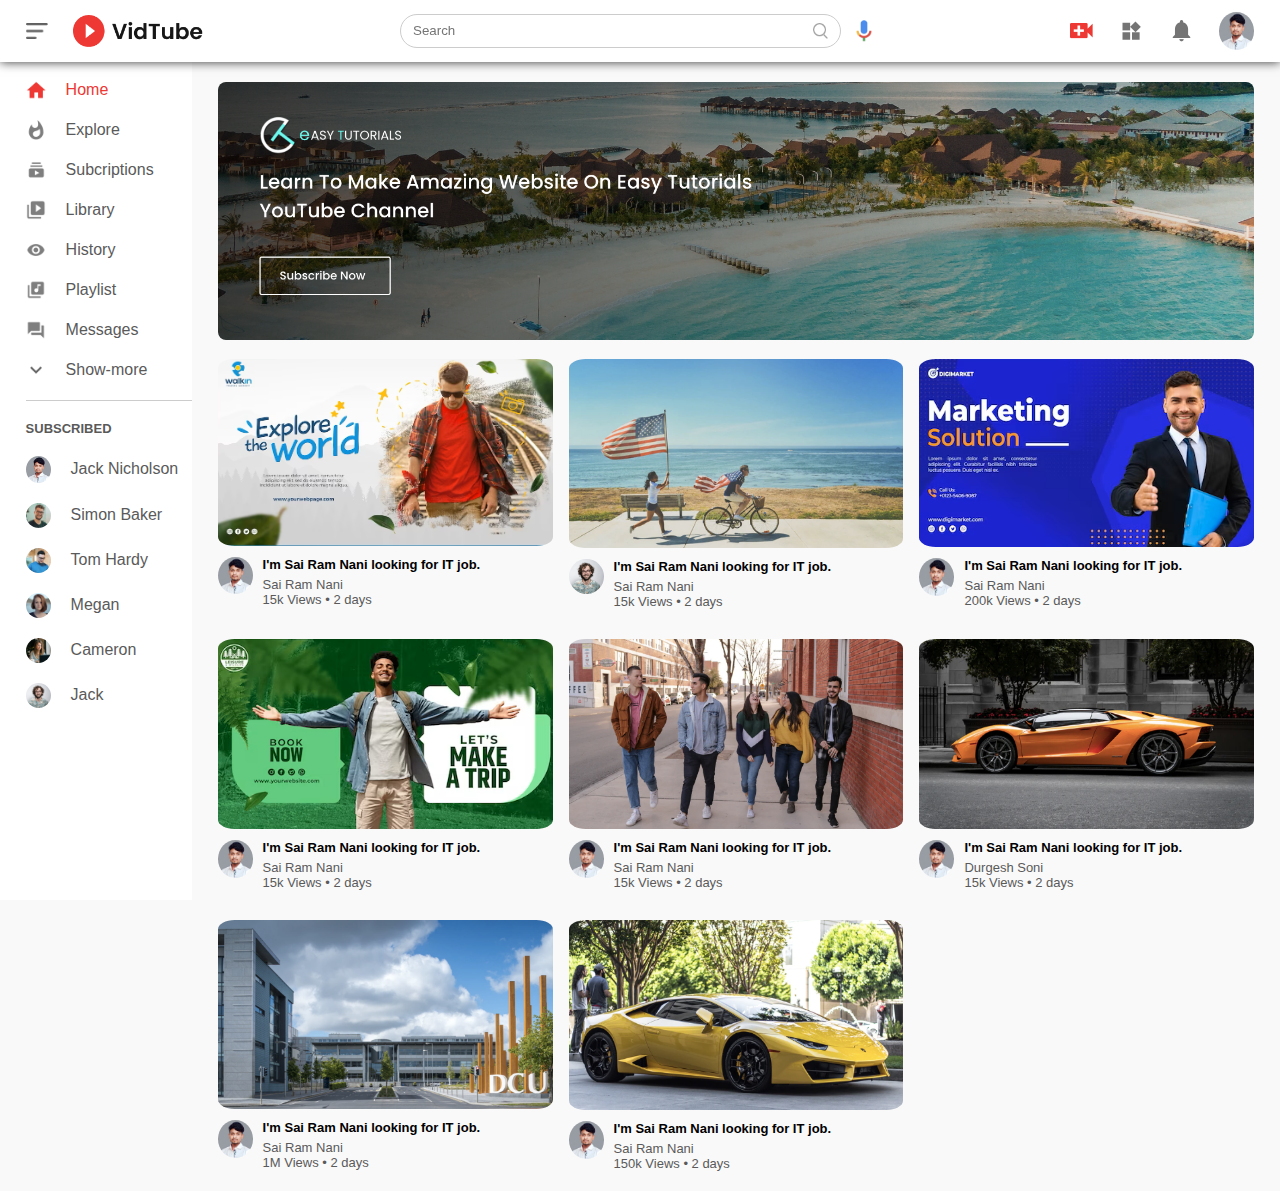
<file: index.html>
<!DOCTYPE html>
<html lang="en">
<head>
    <meta charset="UTF-8">
    <meta http-equiv="X-UA-Compatible" content="IE=edge">
    <meta name="viewport" content="width=device-width, initial-scale=1.0">
    <title>Youtube clone - Sai Ram Nani</title>
    <link rel="stylesheet" href="style.css">
</head>
<body>
    <nav class="flex-div">
        <div class="nav-left flex-div">
            <img src="youtube_img/menu.png" class="menu-icon">
            <img src="youtube_img/logo.png" class="logo">

        </div>
        <div class="nav-middle flex-div">
            <div class="search-box flex-div">
                <input type="text" placeholder="Search">
                <img src="youtube_img/search.png">
            </div>
            <img src="youtube_img/voice-search.png" class="mic-icon">
        </div>
        <div class="nav-right flex-div">
            <img src="youtube_img/upload.png">
            <img src="youtube_img/more.png">
            <img src="youtube_img/notification.png">
            <img src="youtube_img/nani.jpg" class="user-icon">
        </div>
    </nav>
    <!-- --------------------------sidebar--------------------- -->
    <div class="sidebar">
        <div class="shortcut-links">
            <a href=""><img src="youtube_img/home.png"><p>Home</p></a>
            <a href=""><img src="youtube_img/explore.png"><p>Explore</p></a>
            <a href=""><img src="youtube_img/subscriprion.png"><p>Subcriptions</p></a>
            <a href=""><img src="youtube_img/library.png"><p>Library</p></a>
            <a href=""><img src="youtube_img/history.png"><p>History</p></a>
            <a href=""><img src="youtube_img/playlist.png"><p>Playlist</p></a>
            <a href=""><img src="youtube_img/messages.png"><p>Messages</p></a>
            <a href=""><img src="youtube_img/show-more.png"><p>Show-more</p></a>
            <hr>
        </div>
        <div class="subcribed-list">
            <h3>SUBSCRIBED</h3>
            <a href=""><img src="youtube_img/nani.jpg"><p>Jack Nicholson</p></a>
            <a href=""><img src="youtube_img/simon.png"><p>Simon Baker</p></a>
            <a href=""><img src="youtube_img/tom.png"><p>Tom Hardy</p></a>
            <a href=""><img src="youtube_img/megan.png"><p>Megan</p></a>
            <a href=""><img src="youtube_img/cameron.png"><p>Cameron</p></a>
            <a href=""><img src="youtube_img/Jack.png"><p>Jack</p></a>
        </div>
    </div>
    <!-- --------------------main------------------>

    <div class="content">
        <div class="banner">
            <img src="youtube_img/banner.png">
        </div>
    <!-------------------------- video-------------------------->
    <div id="result">
    
    </div>
        <div class="list-content">
            <div class="vid-list">
                <a href="play-video.html"><img src="youtube_img/thumbnail11.png" class="thumbnail"></a>                             
                <div class="flex-div">
                    <img src="youtube_img/nani.jpg">
                    <div class="vid-info">
                        <a href="">I'm Sai Ram Nani looking for IT job.</a>
                        <p>Sai Ram Nani</p>
                        <p>15k Views &bull; 2 days</p>
                    </div>
                </div>
            </div>

            <div class="vid-list">
                <a href="play-video.html"><img src="youtube_img/thumbnail2.png" class="thumbnail"></a>                             
                <div class="flex-div">
                    <img src="youtube_img/Jack.png">
                    <div class="vid-info">
                        <a href="">I'm Sai Ram Nani looking for IT job.</a>
                        <p>Sai Ram Nani</p>
                        <p>15k Views &bull; 2 days</p>
                    </div>
                </div>
            </div>

            <div class="vid-list">
                <a href="play-video.html"><img src="youtube_img/thumbnail33.png" class="thumbnail"></a>                             
                <div class="flex-div">
                    <img src="youtube_img/nani.jpg" alt="">
                    <div class="vid-info">
                        <a href="">I'm Sai Ram Nani looking for IT job.</a>
                        <p>Sai Ram Nani</p>
                        <p>200k Views &bull; 2 days</p>
                    </div>
                </div>
            </div>

            <div class="vid-list">
                <a href="play-video.html"><img src="youtube_img/thumbnail44.png" class="thumbnail"></a>                             
                <div class="flex-div">
                    <img src="youtube_img/nani.jpg">
                    <div class="vid-info">
                        <a href="">I'm Sai Ram Nani looking for IT job.</a>
                        <p>Sai Ram Nani</p>
                        <p>15k Views &bull; 2 days</p>
                    </div>
                </div>
            </div>

            <div class="vid-list">
                <a href="play-video.html"><img src="youtube_img/thumbnail5.png" class="thumbnail"></a>                             
                <div class="flex-div">
                    <img src="youtube_img/nani.jpg">
                    <div class="vid-info">
                        <a href="">I'm Sai Ram Nani looking for IT job.</a>
                        <p>Sai Ram Nani</p>
                        <p>15k Views &bull; 2 days</p>
                    </div>
                </div>
            </div>

            <div class="vid-list">
                <a href="play-video.html"><img src="youtube_img/thumbnail6.png" class="thumbnail"></a>                             
                <div class="flex-div">
                    <img src="youtube_img/nani.jpg">
                    <div class="vid-info">
                        <a href="">I'm Sai Ram Nani looking for IT job.</a>
                        <p>Durgesh Soni</p>
                        <p>15k Views &bull; 2 days</p>
                    </div>
                </div>
            </div>

            <div class="vid-list">
                <a href="play-video.html"><img src="youtube_img/thumbnail7.png" class="thumbnail"></a>                             
                <div class="flex-div">
                    <img src="youtube_img/nani.jpg">
                    <div class="vid-info">
                        <a href="">I'm Sai Ram Nani looking for IT job.</a>
                        <p>Sai Ram Nani</p>
                        <p>1M Views &bull; 2 days</p>
                    </div>
                </div>
            </div>

            <div class="vid-list">
                <a href="play-video.html"><img src="youtube_img/thumbnail8.png" class="thumbnail"></a>                             
                <div class="flex-div">
                    <img src="youtube_img/nani.jpg">
                    <div class="vid-info">
                        <a href="">I'm Sai Ram Nani looking for IT job.</a>
                        <p>Sai Ram Nani</p>
                        <p>150k Views &bull; 2 days</p>
                    </div>
                </div>
            </div>
        </div>
    </div>



    <script src="index.js"></script>
</body>
</html>
</file>
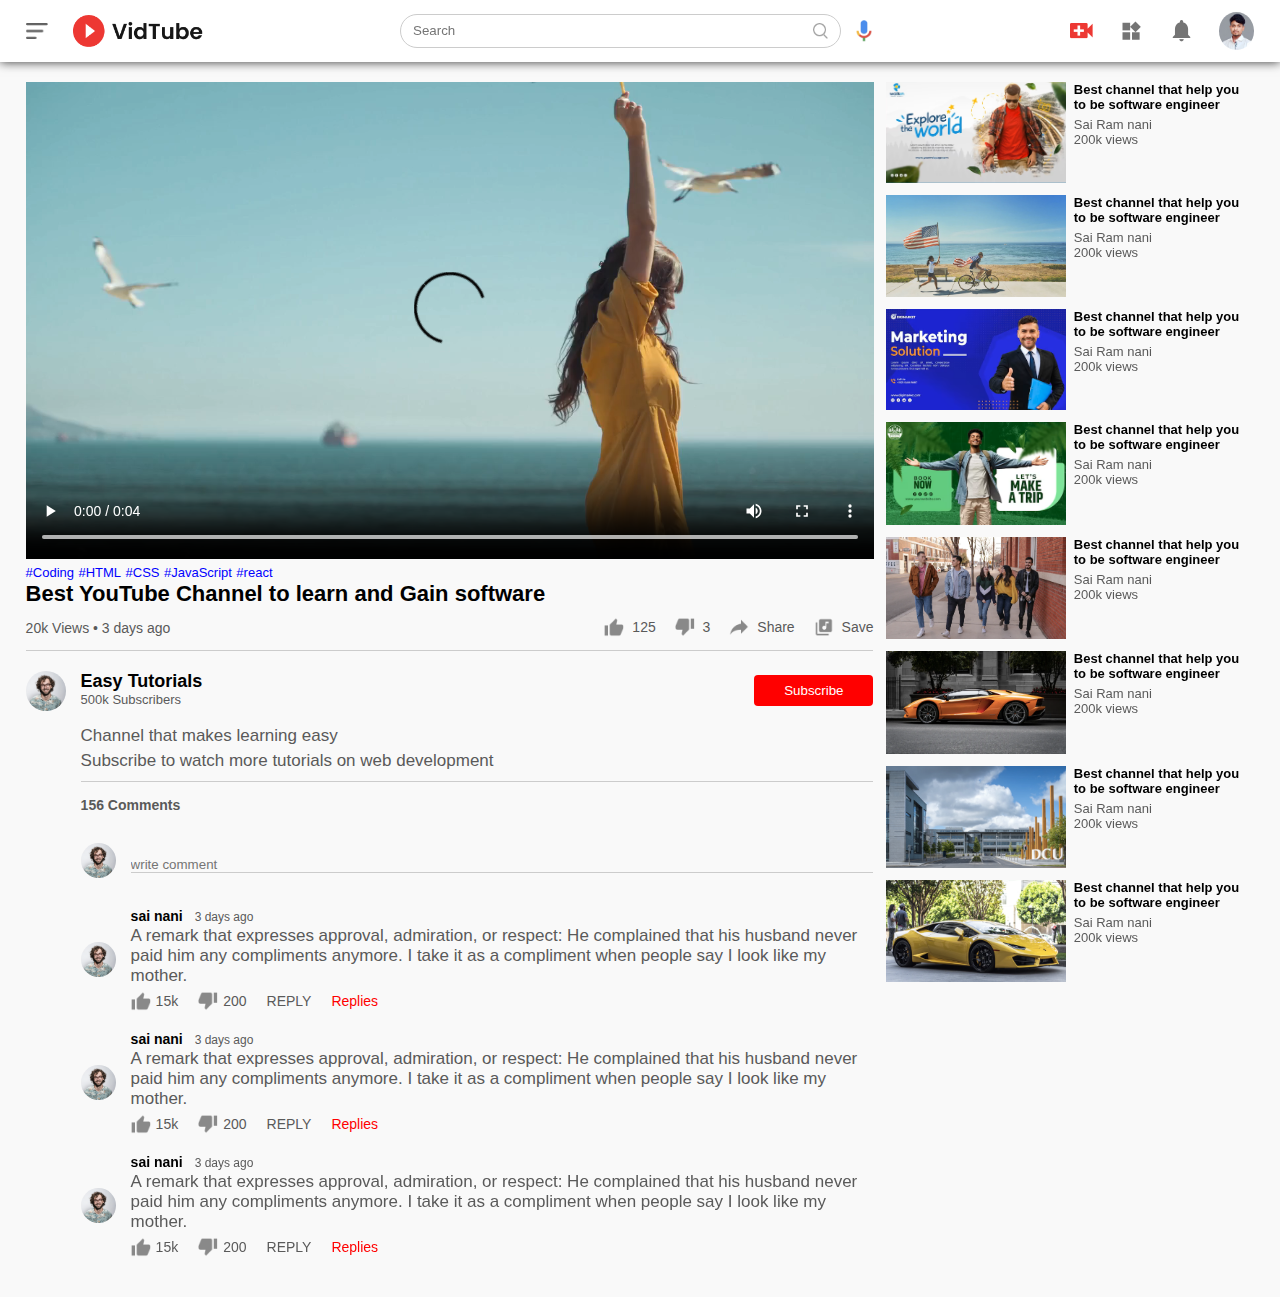
<file: play-video.html>
<!DOCTYPE html>
<html lang="en">
<head>
    <meta charset="UTF-8">
    <meta name="viewport" content="width=device-width, initial-scale=1.0">
    <title>play video html</title>
    <link rel="stylesheet" href="style.css">
</head>
<body>
    <nav class="flex-div">
        <div class="nav-left flex-div">
            <img src="youtube_img/menu.png" class="menu-icon">
            <img src="youtube_img/logo.png" class="logo">

        </div>
        <div class="nav-middle flex-div">
            <div class="search-box flex-div">
                <input type="text" placeholder="Search">
                <img src="youtube_img/search.png">
            </div>
            <img src="youtube_img/voice-search.png" class="mic-icon">
        </div>
        <div class="nav-right flex-div">
            <img src="youtube_img/upload.png">
            <img src="youtube_img/more.png">
            <img src="youtube_img/notification.png">
            <img src="youtube_img/nani.jpg" class="user-icon" >
        </div>
    </nav>


<div class="content play-content">
    <div class="row">
        <div class="play-video">
            <video controls autoplay>
                <source src="youtube_img/video.mp4" type="video/mp4">
            </video>
            <div class="tags">
                <a href="">#Coding</a>
                <a href="">#HTML</a>
                <a href="">#CSS</a>
                <a href="">#JavaScript</a>
                <a href="">#react</a>
            </div>
            <h3>Best YouTube Channel to learn and Gain software</h3>
            <div class="play-video-info">
                <p>20k Views &bull; 3 days ago</p>
                <div>
                    <a href=""><img src="youtube_img/like.png">125</a>
                    <a href=""><img src="youtube_img/dislike.png">3</a>
                    <a href=""><img src="youtube_img/share.png">Share</a>
                    <a href=""><img src="youtube_img/save.png">Save</a>
                </div>
            </div>
            <hr>
            <div class="publisher">
                <img src="youtube_img/Jack.png">
                <div>
                    <p>Easy Tutorials</p>
                    <span>500k Subscribers</span>
                </div>
                <button type="button">Subscribe</button>
            </div>
            <div class="vid-description">
                <p>Channel that makes learning easy</p>
                <p>Subscribe to watch more tutorials on web development</p>
                <hr>
                <h4>156 Comments</h4>

                <div class="add-comment">
                    <img src="youtube_img/Jack.png">
                    <input type="text" placeholder="write comment">
                </div>
                <div class="old-comment">
                    <img src="youtube_img/Jack.png">
                    <div>
                        <h3>sai nani <span>3 days ago</span></h3>
                        <p>A remark that expresses approval, admiration, 
                          or respect: He complained that his husband never 
                          paid him any compliments anymore. I take it as a 
                          compliment when people say I look like my mother.
                        </p>
                        <div class="comment-action">
                            <img src="youtube_img/like.png">
                            <span>15k</span>
                            <img src="youtube_img/dislike.png">
                            <span>200</span>
                            <span>REPLY</span>
                            <a href="">Replies</a>
                        </div>
                    </div>
                </div>
                <div class="old-comment">
                    <img src="youtube_img/Jack.png">
                    <div>
                        <h3>sai nani <span>3 days ago</span></h3>
                        <p>A remark that expresses approval, admiration, 
                          or respect: He complained that his husband never 
                          paid him any compliments anymore. I take it as a 
                          compliment when people say I look like my mother.
                        </p>
                        <div class="comment-action">
                            <img src="youtube_img/like.png">
                            <span>15k</span>
                            <img src="youtube_img/dislike.png">
                            <span>200</span>
                            <span>REPLY</span>
                            <a href="">Replies</a>
                        </div>
                    </div>
                </div>
                <div class="old-comment">
                    <img src="youtube_img/Jack.png">
                    <div>
                        <h3>sai nani <span>3 days ago</span></h3>
                        <p>A remark that expresses approval, admiration, 
                          or respect: He complained that his husband never 
                          paid him any compliments anymore. I take it as a 
                          compliment when people say I look like my mother.
                        </p>
                        <div class="comment-action">
                            <img src="youtube_img/like.png">
                            <span>15k</span>
                            <img src="youtube_img/dislike.png">
                            <span>200</span>
                            <span>REPLY</span>
                            <a href="">Replies</a>
                        </div>
                    </div>
                </div>
            </div>
        </div>
        <div class="right-sidebar">

            <div class="side-video-list">
                <a href="" class="small-thumbnail"><img src="youtube_img/thumbnail11.png"></a>
                <div class="vid-info">
                    <a href="">Best channel that help you to be software engineer</a>
                    <p>Sai Ram nani</p>
                    <p>200k views</p>
                </div>
            </div>
            <div class="side-video-list">
                <a href="" class="small-thumbnail"><img src="youtube_img/thumbnail2.png"></a>
                <div class="vid-info">
                    <a href="">Best channel that help you to be software engineer</a>
                    <p>Sai Ram nani</p>
                    <p>200k views</p>
                </div>
            </div>
            <div class="side-video-list">
                <a href="" class="small-thumbnail"><img src="youtube_img/thumbnail33.png"></a>
                <div class="vid-info">
                    <a href="">Best channel that help you to be software engineer</a>
                    <p>Sai Ram nani</p>
                    <p>200k views</p>
                </div>
            </div>
            <div class="side-video-list">
                <a href="" class="small-thumbnail"><img src="youtube_img/thumbnail44.png"></a>
                <div class="vid-info">
                    <a href="">Best channel that help you to be software engineer</a>
                    <p>Sai Ram nani</p>
                    <p>200k views</p>
                </div>
            </div>
            <div class="side-video-list">
                <a href="" class="small-thumbnail"><img src="youtube_img/thumbnail5.png"></a>
                <div class="vid-info">
                    <a href="">Best channel that help you to be software engineer</a>
                    <p>Sai Ram nani</p>
                    <p>200k views</p>
                </div>
            </div>
            <div class="side-video-list">
                <a href="" class="small-thumbnail"><img src="youtube_img/thumbnail6.png"></a>
                <div class="vid-info">
                    <a href="">Best channel that help you to be software engineer</a>
                    <p>Sai Ram nani</p>
                    <p>200k views</p>
                </div>
            </div>
            <div class="side-video-list">
                <a href="" class="small-thumbnail"><img src="youtube_img/thumbnail7.png"></a>
                <div class="vid-info">
                    <a href="">Best channel that help you to be software engineer</a>
                    <p>Sai Ram nani</p>
                    <p>200k views</p>
                </div>
            </div>
            <div class="side-video-list">
                <a href="" class="small-thumbnail"><img src="youtube_img/thumbnail8.png"></a>
                <div class="vid-info">
                    <a href="">Best channel that help you to be software engineer</a>
                    <p>Sai Ram nani</p>
                    <p>200k views</p>
                </div>
            </div>
        </div>
    </div>
</div>

</body>
</html>
</file>
<file: style.css>
*{
    margin: 0;
    padding: 0;
    box-sizing: border-box;
    font-family: 'poppins', sans-serif;
}
a{
    text-decoration: none;
    color: #5a5a5a;    
}
img{
    cursor: pointer;

}
.flex-div{
    display: flex;
    align-items: center;
}
nav{
    padding: 12px 2%;
    justify-content: space-between;
    box-shadow: 0 0 10px rgba(0, 0, 0, 0.8);
    background: #fff;
    position: sticky;
    top: 0;
    z-index: 15;

}
.nav-right img{
    width: 25px;
    margin-right: 25px;
}

.nav-right .user-icon{
    width: 35px;
    border-radius: 50%;
    margin-right: 0;
}
.nav-left .menu-icon{
    width: 22px;
    margin-right: 25px;
}
.nav-left .logo{
    width: 130px;
}

.nav-middle .mic-icon{
    width: 16px;
}
.nav-middle .search-box{
    border: 1px solid #ccc;
    margin-right: 15px;
    padding: 8px 12px;
    border-radius: 25px;
    
}
.nav-middle .search-box input{
    width: 400px;
    border: 0;
    outline: 0;
    background: transparent;

}
.nav-middle .search-box img{
    width: 15px;
}

/* ---------------------sidebar--------------------- */
.sidebar{
    background: #fff;
    width: 15%;
    height: 100vh;
    position: fixed;
    top: 0;
    padding-left: 2%;
    padding-top: 80px;
}

.shortcut-links a img{
    width: 20px;
    margin-right: 20px;
}
.shortcut-links a{
    display: flex;
    align-items: center;
    margin-bottom: 20px;
    width: fit-content;
    flex-wrap: wrap;

}
.shortcut-links a:first-child{
    color: #ed3833;
}
.sidebar hr{
    border: 0;
    height: 1px;
    background: #ccc;
    width: 100%;
}
.subcribed-list h3{
    font-size: 13px;
    margin: 20px 0;
    color: #5a5a5a;

}
.subcribed-list a{
    display: flex;
    align-items: center;
    margin-bottom: 20px;
    width: fit-content;
    flex-wrap: wrap;
}
.subcribed-list a img{
    width: 25px;
    border-radius: 50%;
    margin-right: 20px;
}
.small-sidebar{
    width: 5%;
}
.small-sidebar a p{
    display: none;
}
.small-sidebar h3{
    display: none;
}

.small-sidebar hr{
    width: 50%;
    margin-bottom: 25px;
}

/* ----------------------main------------------------------ */

.content{
    background: #f9f9f9;
    padding-left: 17%;
    padding-right: 2%;
    padding-top: 20px;
    padding-bottom: 20px;
}
.large-content{
    padding-left: 7%;
}
.banner{
    width: 100%;
}
.banner img{
    /* height: 250px;
    object-fit: cover; */
    width: 100%;
    border-radius: 8px;
}

.list-content{
    display: grid;
    grid-template-columns: repeat(auto-fit, minmax(250px, 1fr));
    grid-column-gap:16px ;
    grid-row-gap: 30px;
    margin-top: 15px;
 
}

.vid-list .thumbnail{
    width: 100%;
    border-radius: 5%;
}
.vid-list .flex-div{
    align-items: flex-start;
    margin-top: 7px;
}
.vid-list .flex-div img{
    width: 35px;
    margin-right: 10px;
    border-radius: 50%;
}
.vid-info{
    color: #5a5a5a;
    font-size: 13px;
}
.vid-info a{
    color: #000;
    font-weight: 600;
    display: block;
    margin-bottom: 5px;

}

@media (max-width:900px){
    .menu_icon{
        display: none;
    }
    .sidebar{
        display: none;
    }
    .content, .large-content{
        padding-left: 5%;
        padding-right: 5%;
    }
    .banner img{
        display: none;
    }
    .nav-right img{
        display: none;
    }
    .nav-right .user-icon{
        display: block;
        width: 30px;
    }
    .nav-middle .search-box input{
        width: 100px;
    }
    .nav-middle .mic-icon{
        display: none;
    }
    .logo{
        width: 90px;
    }
}

/* --------------------------------------play video-------------------------- */
.play-content{
    padding-left: 2% ;
}
.row{
    display: flex;
    justify-content: space-between;
    flex-wrap: wrap;
    
}
.play-video{
    flex-basis: 69%;
}
.right-sidebar{
    flex-basis: 30%;
}

.play-video video{
    width: 100%;

}


.side-video-list{
    display: flex;
    justify-content: space-between;
    margin-bottom: 8px;
    }
.side-video-list img{
    width: 100%  ;
}

.side-video-list .small-thumbnail{
    flex-basis: 49%;

}


.side-video-list .vid-info{
    flex-basis: 49%;
}

.play-video .tags a{
    color: #0000ff;
    font-size: 13px;
}
.play-video h3{
    font-weight: 600;
    font-size: 22px;
}
.play-video .play-video-info{
    display: flex;
    align-items: center;
    justify-content: space-between;
    flex-wrap: wrap;
    margin-top: 10px;
    font-size: 14px;
    color: #5a5a5a;
}
.play-video .play-video-info a img{
    width: 20px;
    margin-right: 8px;
}
.play-video .play-video-info a{
    display: inline-flex;
    align-items: center;
    margin-left: 15px;
}
.play-video hr{
    border: 0;
    height: 1px;
    background: #ccc;
    margin: 10px 0; 
}
.publisher{
    display: flex;
    align-items: center;
    margin-top: 20px;
}
.publisher div{
    flex: 1;
    line-height: 18px;
}
.publisher img{
    width: 40px;
    border-radius: 50%;
    margin-right: 15px;
}
.publisher div p{
    color: #000;
    font-weight: 600;
    font-size: 18px;
}
.publisher div span{
    font-size: 13px;
    color: #5a5a5a;
}
.publisher button{
    background: red;
    color: #fff;
    padding: 8px 30px;
    border: 0;
    outline: 0;
    border-radius: 4px;
    cursor: pointer;
}
.vid-description{
    padding-left: 55px;
    margin: 15px 0;
}
.vid-description p{
    font-size: 17px;
    margin-bottom: 5px;
    color: #5a5a5a;
}
.vid-description h4{
    font-size: 14px;
    color: #5a5a5a;
    margin-top: 15px;
}
.add-comment{
    display: flex;
    align-items: center;
    margin: 30px 0;
}
.add-comment img{
    width: 35px;
    border-radius: 50%;
    margin-right: 15px;
}
.add-comment input{
    border: 0;
    outline: 0;
    border-bottom: 1px solid #ccc;
    width: 100%;
    padding-top: 10px;
    background: transparent;
}
.old-comment{
    display: flex;
    align-items: center;
    margin: 20px 0;
}
.old-comment img{
    width: 35px;
    border-radius: 50%;
    margin-right: 15px;
}
.old-comment h3{
    font-size: 14px;
    margin-bottom: 2px;
}
.old-comment h3 span{
    font-size: 12px;
    color: #5a5a5a;
    font-weight: 500;
    margin-left: 8px;
}
.old-comment .comment-action{
    display: flex;
    align-items: center;
    margin: 8px o;
    font-size: 14px;
}
.old-comment .comment-action img{
    border-radius: 0;
    width: 20px;
    margin-right: 5px;
}
.old-comment .comment-action span{
    margin-right: 20px;
    color: #5a5a5a;
}
.old-comment .comment-action a{
    color: red;
}

@media (max-width:900px){
    .play-video{
        flex-basis: 100%;
    }
    .right-sidebar{
        flex-basis: 100%;
    }
    .play-content{
        padding-left: 5%;
    }
    .vid-description{
        padding-left: 0;
    }
    .play-video .play-video-info{
        margin-left: 0;
        margin-right: 15px;
        margin-top: 15px;
    }
}
</file>
